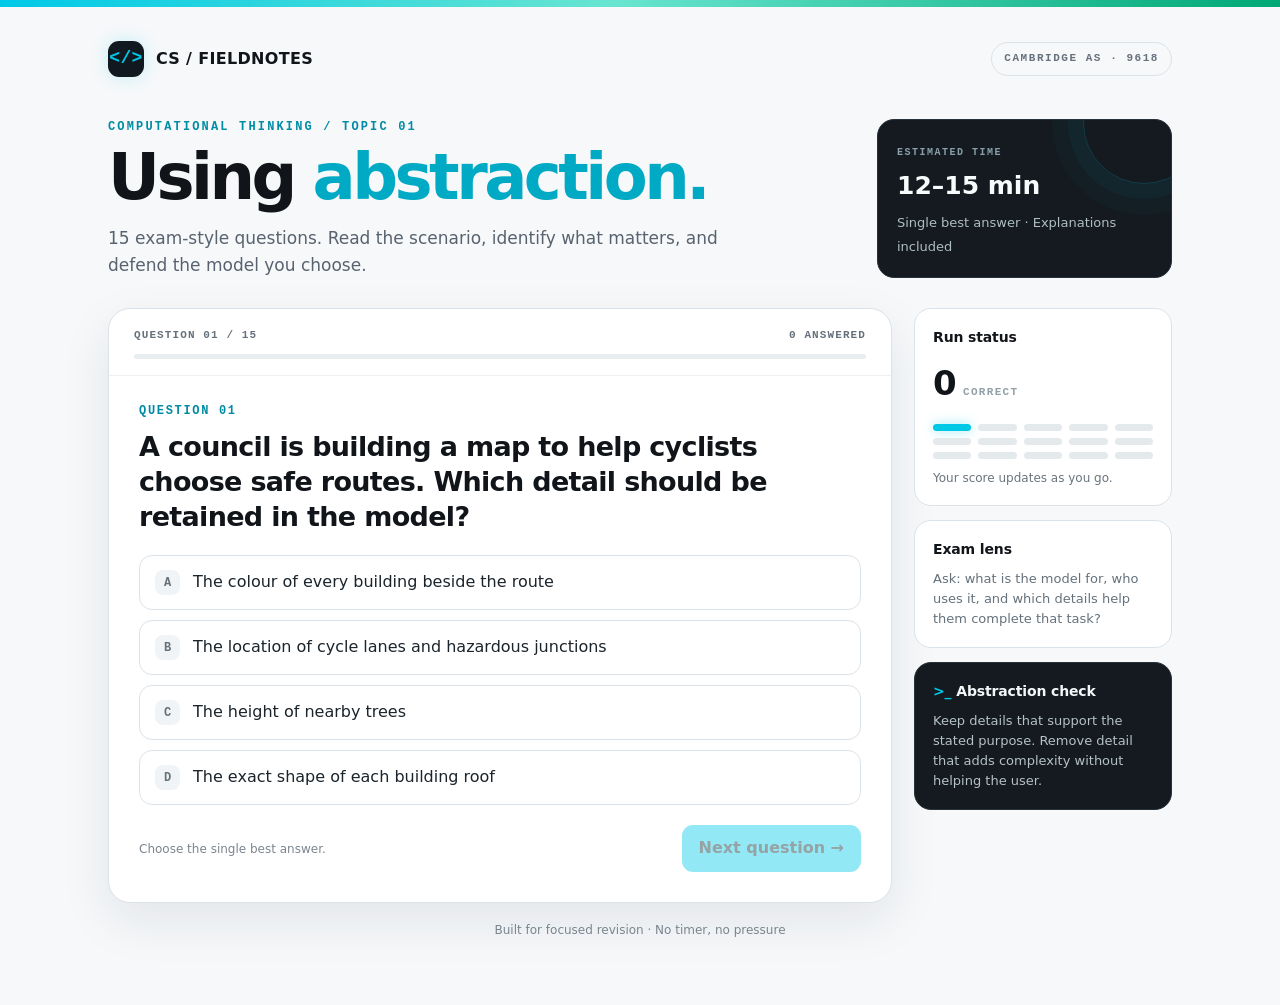
<file: index.html>
<!doctype html>
<html lang="en">
<head>
<meta charset="utf-8"><meta name="viewport" content="width=device-width,initial-scale=1">
<title>Abstraction // AS Level CS Quiz</title>
<style>
:root{--ink:#11151a;--paper:#f6f8fa;--card:#fff;--muted:#68727e;--line:#dce3e8;--cyan:#00c9e8;--green:#00a875;--red:#ed4b5b;--shadow:0 18px 50px #14233216}*{box-sizing:border-box}body{margin:0;background:var(--paper);color:var(--ink);font:16px/1.55 Inter,ui-sans-serif,system-ui,-apple-system,"Segoe UI",sans-serif}button{font:inherit}.top{height:7px;background:linear-gradient(90deg,var(--cyan),#68e5d0 48%,var(--green))}.shell{max-width:1120px;margin:auto;padding:34px 28px 64px}.nav{display:flex;align-items:center;justify-content:space-between;margin-bottom:42px}.brand{display:flex;align-items:center;gap:12px;font-weight:800;letter-spacing:.02em}.logo{width:36px;height:36px;border-radius:11px;background:#111820;color:var(--cyan);display:grid;place-items:center;font-family:monospace;font-size:18px;box-shadow:0 0 18px #00c9e833}.navtag{font:700 11px/1.2 ui-monospace,monospace;letter-spacing:.14em;color:#66717c;border:1px solid var(--line);border-radius:999px;padding:9px 12px;text-transform:uppercase}.hero{display:grid;grid-template-columns:1fr 295px;gap:28px;align-items:end;margin-bottom:30px}.eyebrow{font:700 12px ui-monospace,monospace;letter-spacing:.18em;color:#008ca4;text-transform:uppercase}.hero h1{font-size:clamp(38px,6vw,64px);line-height:.99;letter-spacing:-.055em;margin:12px 0 16px;max-width:740px}.hero h1 span{color:#00a9c4}.hero p{margin:0;color:#58636f;max-width:650px;font-size:17px}.meta{background:#141a20;color:#f8fbfc;border:1px solid #27323c;border-radius:17px;padding:18px 19px;position:relative;overflow:hidden}.meta:after{content:"";position:absolute;width:120px;height:120px;border:1px solid #00c9e833;border-radius:50%;right:-34px;top:-58px;box-shadow:0 0 0 15px #00c9e80b,0 0 0 31px #00c9e806}.meta small{color:#89a0aa;font:700 10px ui-monospace,monospace;letter-spacing:.15em}.meta strong{display:block;font-size:25px;margin:4px 0}.meta span{color:#afbec5;font-size:13px}.quiz-layout{display:grid;grid-template-columns:minmax(0,1fr) 258px;gap:22px;align-items:start}.quiz{background:var(--card);border:1px solid var(--line);border-radius:22px;box-shadow:var(--shadow);overflow:hidden}.quiz-head{padding:20px 25px 16px;border-bottom:1px solid #edf0f2}.progress-row{display:flex;justify-content:space-between;color:#66717c;font:700 11px ui-monospace,monospace;letter-spacing:.1em;text-transform:uppercase}.progress{height:5px;background:#e8eef0;border-radius:9px;margin-top:13px;overflow:hidden}.bar{height:100%;width:0;background:linear-gradient(90deg,var(--cyan),var(--green));border-radius:9px;transition:width .35s ease}.qbody{padding:28px 30px 30px}.qnum{color:#008ba3;font:700 12px ui-monospace,monospace;letter-spacing:.14em;text-transform:uppercase}.question{font-size:clamp(20px,3vw,27px);line-height:1.3;letter-spacing:-.025em;margin:11px 0 21px;font-weight:730}.options{display:grid;gap:10px}.option{width:100%;text-align:left;display:flex;gap:13px;align-items:flex-start;padding:14px 15px;background:#fff;border:1px solid #dce3e8;border-radius:13px;color:#1b242b;cursor:pointer;transition:.18s ease}.option:hover:not(:disabled){border-color:#00aec7;background:#f4fcfd;transform:translateY(-1px)}.option:focus-visible,.btn:focus-visible{outline:3px solid #00c9e877;outline-offset:2px}.letter{flex:none;width:25px;height:25px;border-radius:8px;background:#f0f4f6;display:grid;place-items:center;font:700 12px ui-monospace,monospace;color:#65717a}.option.correct{border-color:#00a875;background:#effbf6}.option.correct .letter{background:#00a875;color:white}.option.wrong{border-color:#ed4b5b;background:#fff4f5}.option.wrong .letter{background:#ed4b5b;color:white}.option:disabled{cursor:default}.feedback{display:none;margin-top:16px;padding:14px 16px;border-radius:12px;font-size:14px}.feedback.show{display:block;animation:rise .22s ease}.feedback.good{background:#edf9f4;border-left:3px solid var(--green);color:#174d3a}.feedback.bad{background:#fff3f4;border-left:3px solid var(--red);color:#67303a}.feedback b{display:block;margin-bottom:3px}.actions{display:flex;justify-content:space-between;align-items:center;margin-top:20px}.hint{font-size:12px;color:#7b858e}.btn{border:0;border-radius:11px;padding:11px 17px;background:#141a20;color:#fff;font-weight:700;cursor:pointer;transition:.18s}.btn:hover{background:#27333c;transform:translateY(-1px)}.btn.primary{background:var(--cyan);color:#07252b}.btn.primary:hover{background:#49def0}.btn:disabled{opacity:.42;cursor:not-allowed;transform:none}.side{display:grid;gap:14px}.side-card{background:#fff;border:1px solid var(--line);border-radius:17px;padding:18px}.side-card.dark{background:#141a20;color:#f3f7f8;border-color:#28343b;position:relative;overflow:hidden}.side-card h3{font-size:14px;margin:0 0 8px;letter-spacing:-.01em}.side-card p{font-size:13px;color:#65717b;margin:0}.dark p{color:#b5c2c8}.scoreline{display:flex;align-items:baseline;gap:8px}.scoreline strong{font-size:34px;letter-spacing:-.05em}.scoreline span{font:700 11px ui-monospace,monospace;color:#91a0a8;text-transform:uppercase;letter-spacing:.12em}.mapdots{display:grid;grid-template-columns:repeat(5,1fr);gap:7px;margin-top:14px}.dot{height:7px;border-radius:8px;background:#e4e9ec}.dot.done{background:var(--green)}.dot.current{background:var(--cyan);box-shadow:0 0 12px #00c9e866}.tip{font-size:12px;color:#69747d;margin-top:10px}.footer{margin-top:18px;text-align:center;color:#7a858d;font-size:12px}.result{padding:42px 32px;text-align:center}.result-icon{width:60px;height:60px;border-radius:20px;margin:0 auto 16px;display:grid;place-items:center;background:#e8faf4;color:#00895f;font-size:26px}.result h2{font-size:36px;letter-spacing:-.05em;margin:0 0 8px}.result p{color:#63707a;max-width:500px;margin:0 auto 20px}.result-score{font-size:50px;font-weight:850;letter-spacing:-.06em}.result-score span{font-size:18px;color:#8b969e;letter-spacing:0}.review{margin:24px auto 0;max-width:600px;text-align:left;border-top:1px solid var(--line);padding-top:17px}.review summary{cursor:pointer;font-weight:700}.review li{margin:8px 0;color:#5b6670;font-size:14px}@keyframes rise{from{opacity:0;transform:translateY(5px)}to{opacity:1;transform:translateY(0)}}@media(max-width:820px){.hero{grid-template-columns:1fr}.meta{max-width:none}.quiz-layout{grid-template-columns:1fr}.side{grid-template-columns:1fr 1fr}.side-card.dark{grid-column:1/-1}}@media(max-width:560px){.shell{padding:23px 15px 40px}.nav{margin-bottom:30px}.navtag{font-size:9px}.hero{gap:18px;margin-bottom:20px}.hero p{font-size:15px}.qbody{padding:23px 18px}.quiz-head{padding:17px 19px 14px}.question{font-size:21px}.side{grid-template-columns:1fr}.side-card.dark{grid-column:auto}.actions{gap:12px}.hint{max-width:130px}.result{padding:34px 20px}}
</style></head>
<body><div class="top"></div><main class="shell">
<header class="nav"><div class="brand"><div class="logo">&lt;/&gt;</div><span>CS / FIELDNOTES</span></div><div class="navtag">Cambridge AS · 9618</div></header>
<section class="hero"><div><div class="eyebrow">Computational thinking / Topic 01</div><h1>Using <span>abstraction.</span></h1><p>15 exam-style questions. Read the scenario, identify what matters, and defend the model you choose.</p></div><div class="meta"><small>ESTIMATED TIME</small><strong>12–15 min</strong><span>Single best answer · Explanations included</span></div></section>
<div class="quiz-layout"><section class="quiz" id="quiz"><div class="quiz-head"><div class="progress-row"><span id="progressLabel">Question 01 / 15</span><span id="answeredLabel">0 answered</span></div><div class="progress"><div class="bar" id="bar"></div></div></div><div class="qbody" id="qbody"></div></section>
<aside class="side"><div class="side-card"><h3>Run status</h3><div class="scoreline"><strong id="score">0</strong><span>correct</span></div><div class="mapdots" id="dots"></div><div class="tip">Your score updates as you go.</div></div><div class="side-card"><h3>Exam lens</h3><p>Ask: what is the model for, who uses it, and which details help them complete that task?</p></div><div class="side-card dark"><h3><span style="color:#00c9e8">&gt;_</span> Abstraction check</h3><p>Keep details that support the stated purpose. Remove detail that adds complexity without helping the user.</p></div></aside></div>
<div class="footer">Built for focused revision · No timer, no pressure</div></main>
<script>
const qs=[
{q:"A council is building a map to help cyclists choose safe routes. Which detail should be retained in the model?",a:["The colour of every building beside the route","The location of cycle lanes and hazardous junctions","The height of nearby trees","The exact shape of each building roof"],c:1,e:"Cycle lanes and hazardous junctions directly support the map’s stated purpose: helping cyclists choose safe routes. The other details do not help with that decision."},
{q:"A student starts modelling a system before deciding what the model is meant to help its users do. What is the main risk?",a:["The model may include or omit details without a sound basis","The program must use too little memory","The user requirements will already be complete","The model will automatically become a simulation"],c:0,e:"The purpose is the first stage. Without it, there is no reliable criterion for deciding which details are relevant or extraneous."},
{q:"A rail map is designed for passengers to find step-free routes. Which set of details is most appropriate?",a:["Track geometry, soil type and nearby roads","Station names, rail connections and step-free access","Train paint colours and platform tile patterns","Every building visible from each station"],c:1,e:"Station names and connections support route finding; step-free access matches the specific users’ need. Track geometry and decorative details are unnecessary for this purpose."},
{q:"A road map uses scaled-down roads and omits terrain detail. Which statement best explains this abstraction?",a:["It reproduces every physical feature at a smaller size","It keeps information needed to plan a journey and removes irrelevant detail","It is a complete copy of satellite imagery","It stores less data because roads are less important than terrain"],c:1,e:"The map is a simplified model built for journey planning. It retains useful route information and omits terrain features that do not help the driver."},
{q:"A team uses interviews, observation and an existing timetable when designing a new timetable model. These are examples of what?",a:["Sources of information used to build the model","Extraneous characteristics to be deleted","Outputs of the completed program","Benefits gained after implementation"],c:0,e:"After identifying purpose, appropriate sources are gathered. User views, observation and evidence from existing models can inform what the model should include."},
{q:"A client asks for a simple booking program. Developers add animated backgrounds and social sharing, delaying delivery. Which benefit of abstraction was most directly missed?",a:["Reduced development time by excluding unnecessary features","Increased realism by including more characteristics","Higher memory use for a richer model","Improved accuracy through extra interface effects"],c:0,e:"Unnecessary features increase development work. Limiting the program to what meets the requirements can shorten development and deliver it sooner."},
{q:"Two models use the same geographic area. One is a road map; the other is a rail map. Why can both be valid abstractions?",a:["Abstraction requires every model of an area to show the same details","Each model selects details to suit a different purpose","Rail maps are more detailed versions of road maps","A valid model must reproduce the area exactly"],c:1,e:"Abstraction is purpose-specific. Drivers need roads and towns; rail passengers need rail lines and stations. Different selections can both be valid."},
{q:"A developer removes a feature that a customer explicitly needs because it seems uncommon. What is the best assessment?",a:["Correct: uncommon details are always extraneous","Incorrect: relevance depends on the model’s purpose and user requirements","Correct: fewer features always mean greater customer satisfaction","Incorrect: abstraction means retaining every requested feature"],c:1,e:"A detail is not extraneous simply because it is uncommon. It must be judged against the purpose and requirements; necessary user needs should be represented."},
{q:"A journey-planning road map omits the exact width and surface material of each road. When would including those details be justified?",a:["When the purpose changes to helping users assess road accessibility or suitability","Whenever additional data can be collected","When the map needs to look more realistic","Only when the map is printed at full size"],c:0,e:"Abstraction is tied to purpose. Road width or surface may become relevant for accessibility or vehicle suitability, though not for every journey-planning map."},
{q:"A simplified model takes less storage space. Which further consequence is identified as a benefit of a smaller program?",a:["Download times can be shorter","The model becomes accurate for every purpose","Customer requirements no longer need checking","Sources of information are unnecessary"],c:0,e:"A smaller program uses less memory and can be downloaded more quickly. Simplification does not make a model universally accurate or remove the need for requirements."},
{q:"Which sequence best represents the early process of developing an abstraction?",a:["Choose details → identify purpose → collect sources → remove users","Identify purpose → identify information sources → select and present relevant details, removing extraneous ones","Collect all available data → build program → ask users its purpose","Remove details → choose a map type → identify purpose"],c:1,e:"First establish what the model is for. Then identify sources of information, and use what is gathered to choose and present relevant details while removing extraneous ones."},
{q:"A map for a train passenger simplifies rail lines into clear connections. What is the strongest reason for this choice?",a:["The passenger needs a geographically exact picture of every bend","Simplification improves clarity because the passenger needs connections and stations, not a visualisation of the route","Railways have no real-world route","All maps must use straight lines"],c:1,e:"The map’s purpose is to show stations and connections. A simplified representation can make those relationships clearer without showing the exact physical route."},
{q:"Which outcome is least likely to result from removing unnecessary characteristics from a program model?",a:["Less development time","Reduced program size","Shorter download time","More extraneous features for the customer"],c:3,e:"Removing unnecessary characteristics should reduce extraneous features. The other options are stated benefits: faster development, smaller size and shorter downloads."},
{q:"A team has selected relevant data but presents it in a form users cannot interpret. Which part of modelling has been neglected?",a:["Deciding how the selected details should be presented","Identifying whether the model is imaginary","Reducing the model’s storage size","Choosing a programming language first"],c:0,e:"The process includes deciding both which details to include and how to present them. Relevant information is not useful if users cannot interpret it."},
{q:"A probe-routing model predicts a future deep-space journey. Which statement about its situation is correct?",a:["Abstraction applies only to situations that already occur in real life","A model may represent real, imaginary or future situations","Future models cannot use information sources","A model must contain every characteristic of its situation"],c:1,e:"The situation being modelled can be real, imaginary or a future event. Purpose still guides which details are included."}
];
let i=0,score=0,answered=0,locked=false,wrong=[];
const letters=['A','B','C','D'];
function render(){locked=false;let x=qs[i];document.getElementById('progressLabel').textContent=`Question ${String(i+1).padStart(2,'0')} / 15`;document.getElementById('answeredLabel').textContent=`${answered} answered`;document.getElementById('bar').style.width=`${i/15*100}%`;document.getElementById('dots').innerHTML=qs.map((_,n)=>`<div class="dot ${n<i?'done':n===i?'current':''}"></div>`).join('');document.getElementById('score').textContent=score;document.getElementById('qbody').innerHTML=`<div class="qnum">Question ${String(i+1).padStart(2,'0')}</div><div class="question">${x.q}</div><div class="options">${x.a.map((o,n)=>`<button class="option" data-n="${n}"><span class="letter">${letters[n]}</span><span>${o}</span></button>`).join('')}</div><div class="feedback" id="feedback" aria-live="polite"></div><div class="actions"><span class="hint">Choose the single best answer.</span><button class="btn primary" id="next" disabled>${i===14?'See results':'Next question'} →</button></div>`;document.querySelectorAll('.option').forEach(b=>b.addEventListener('click',()=>choose(+b.dataset.n)));document.getElementById('next').addEventListener('click',()=>{if(i<14){i++;render()}else showResult()})}
function choose(n){if(locked)return;locked=true;answered++;let x=qs[i],ok=n===x.c;if(ok)score++;else wrong.push({i,chosen:n});document.querySelectorAll('.option').forEach((b,j)=>{b.disabled=true;if(j===x.c)b.classList.add('correct');if(j===n&&!ok)b.classList.add('wrong')});let f=document.getElementById('feedback');f.className=`feedback show ${ok?'good':'bad'}`;f.innerHTML=`<b>${ok?'Correct — good reasoning.':'Not quite — review the purpose.'}</b>${x.e}`;document.getElementById('next').disabled=false;document.getElementById('score').textContent=score;document.getElementById('answeredLabel').textContent=`${answered} answered`;document.getElementById('dots').children[i].className='dot '+(ok?'done':'');document.getElementById('bar').style.width=`${answered/15*100}%`}
function showResult(){let pct=Math.round(score/15*100),label=pct>=87?'Strong command of abstraction':pct>=67?'Good foundation — sharpen the edge cases':'Keep practising purpose-first thinking';document.getElementById('quiz').innerHTML=`<div class="result"><div class="result-icon">✓</div><div class="qnum">Quiz complete</div><h2>${label}</h2><div class="result-score">${score}<span> / 15</span></div><p>${pct>=87?'You consistently matched details to purpose and user needs.':pct>=67?'You have the main idea. Revisit the questions where a detail became relevant only after the purpose changed.':'Use the purpose as your filter: it determines which details belong in the model.'}</p><button class="btn primary" onclick="restart()">Try again ↻</button>${wrong.length?`<details class="review"><summary>Review ${wrong.length} missed question${wrong.length===1?'':'s'}</summary><ol>${wrong.map(w=>`<li><b>Q${w.i+1}:</b> ${qs[w.i].e}</li>`).join('')}</ol></details>`:'<div class="tip">Perfect run. Nice work.</div>'}</div>`;document.getElementById('bar').style.width='100%'}
function restart(){i=0;score=0;answered=0;wrong=[];document.getElementById('quiz').innerHTML='<div class="quiz-head"><div class="progress-row"><span id="progressLabel"></span><span id="answeredLabel"></span></div><div class="progress"><div class="bar" id="bar"></div></div></div><div class="qbody" id="qbody"></div>';render()}
render();
</script></body></html>
</file>
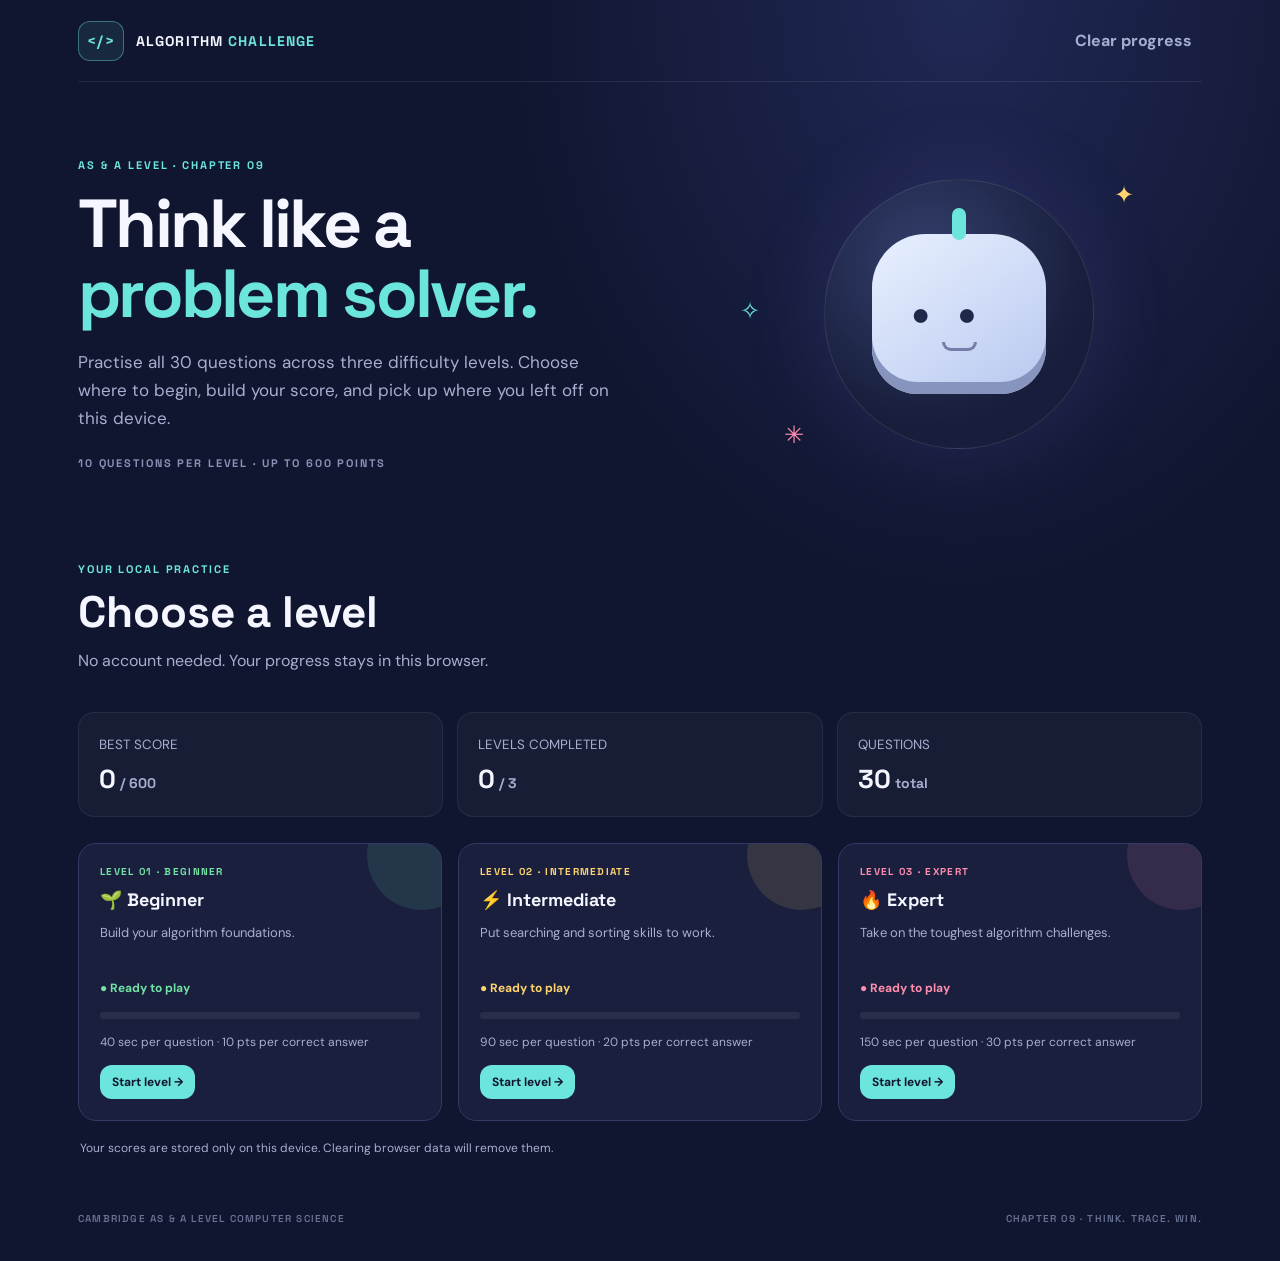
<file: chapter9/index.html>
<!doctype html>
<html lang="en">
<head>
  <meta charset="utf-8"><meta name="viewport" content="width=device-width, initial-scale=1">
  <meta name="theme-color" content="#10162f"><meta name="description" content="A friendly competitive Computer Science quiz for Cambridge AS & A Level students.">
  <title>Algorithm Challenge — Chapter 9</title>
  <link rel="preconnect" href="https://fonts.googleapis.com"><link rel="preconnect" href="https://fonts.gstatic.com" crossorigin>
  <link href="https://fonts.googleapis.com/css2?family=DM+Sans:wght@400;500;600;700&family=Space+Grotesk:wght@500;600;700&display=swap" rel="stylesheet">
  <link rel="stylesheet" href="css/styles.css">
  <script defer src="data/questions.js"></script><script defer src="data/answers.js"></script><script defer src="js/app.js"></script>
</head>
<body>
  <div class="shell">
    <header class="topbar"><a class="brand" href="#home" aria-label="Algorithm Challenge home"><span class="brand-mark">&lt;/&gt;</span><span>ALGORITHM <b>CHALLENGE</b></span></a><div id="header-actions"></div></header>
    <main id="app" tabindex="-1" aria-live="polite"></main>
    <footer><span>CAMBRIDGE AS &amp; A LEVEL COMPUTER SCIENCE</span><span>CHAPTER 09 · THINK. TRACE. WIN.</span></footer>
  </div>
  <div id="toast" role="status" class="toast" aria-live="polite"></div>
</body>
</html>
</file>
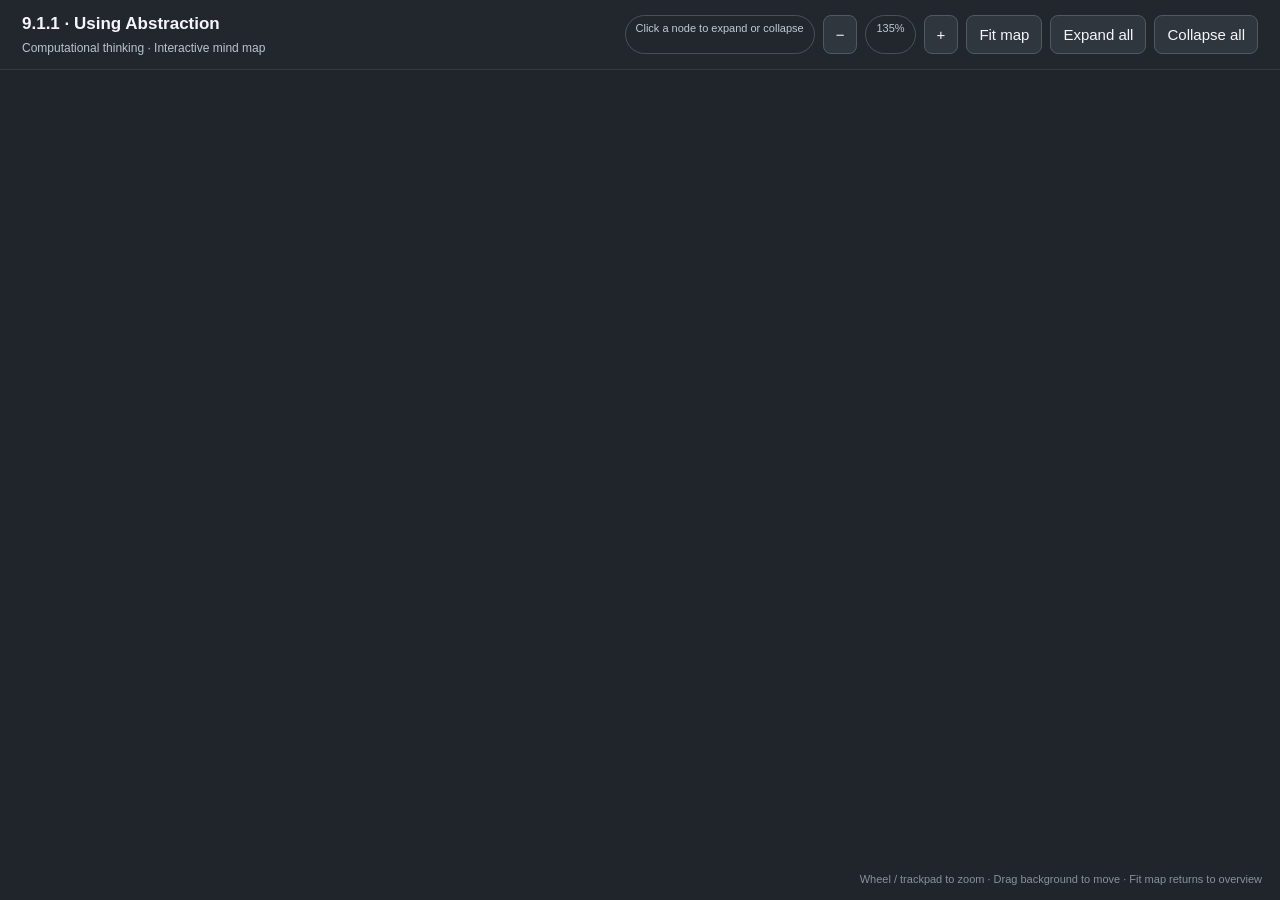
<file: abstraction-mind-map.html>
<!doctype html>
<html lang="en"><head><meta charset="utf-8"><meta name="viewport" content="width=device-width,initial-scale=1"><title>Using Abstraction — Interactive Mind Map</title><style>
:root{color-scheme:dark;--bg:#20252b;--node:#414a53;--root:#505267;--detail:#30423e;--line:#a6b1ff;--text:#f4f6fb;--muted:#bac3ce}*{box-sizing:border-box}body{margin:0;background:var(--bg);font:15px/1.45 Inter,Segoe UI,Arial,sans-serif;color:var(--text);overflow:hidden}header{height:70px;display:flex;align-items:center;justify-content:space-between;padding:0 22px;border-bottom:1px solid #343a40;background:#22272d;position:relative;z-index:2}h1{font-size:17px;margin:0;font-weight:650}header p{font-size:12px;color:var(--muted);margin:3px 0 0}.controls{display:flex;gap:8px}button{font:inherit;color:var(--text);border:1px solid #505963;background:#30363d;border-radius:8px;padding:8px 12px;cursor:pointer}button:hover{background:#414953}.canvas{height:calc(100vh - 70px);overflow:hidden;position:relative;touch-action:none;cursor:grab}.canvas.dragging{cursor:grabbing}.map{width:max-content;min-width:100%;min-height:100%;height:max-content;position:absolute;left:0;top:0;display:flex;align-items:center;padding:30px 70px;transform-origin:0 0;will-change:transform}.tree{position:relative;display:flex;align-items:center;gap:28px}.children{display:flex;flex-direction:column;gap:16px;position:relative}.branch{display:flex;align-items:center;gap:16px;position:relative}.node{position:relative;border:0;border-radius:9px;padding:13px 17px;white-space:normal;text-align:left;box-shadow:0 3px 12px #1113;max-width:320px;min-width:210px;transition:transform .2s,filter .2s,opacity .25s;animation:arrive .42s both}.node:hover{filter:brightness(1.12);transform:translateY(-1px)}.root{background:var(--root);min-width:360px;max-width:360px;font-size:18px}.topic{background:var(--node);font-size:16px;min-width:250px;max-width:250px}.detail{background:var(--detail);font-size:14px;min-width:340px;max-width:480px}.detail strong{color:#dce2ff}.toggle{width:25px;height:25px;min-width:25px;border-radius:50%;padding:0;display:grid;place-items:center;font-weight:700;background:#414b55;border:0}.toggle:hover{background:#5c6671}.hidden{display:none!important}.lines{position:absolute;inset:0;width:100%;height:100%;pointer-events:none;overflow:visible}.lines path{fill:none;stroke:var(--line);stroke-width:1.7;opacity:.82;stroke-linecap:round}.hint{position:fixed;bottom:12px;right:18px;color:#87919c;font-size:11px;z-index:2}.pill{border:1px solid #48515b;border-radius:20px;padding:5px 10px;color:#c0c9d2;font-size:11px}@keyframes arrive{from{opacity:0;transform:translateX(-8px)}to{opacity:1;transform:translateX(0)}}@media(max-width:700px){header{height:54px;min-height:54px;padding:8px 14px;align-items:center}.controls,header p,.hint{display:none!important}.map{padding:24px 16px;min-height:650px}.root{min-width:280px;max-width:280px}.topic{min-width:220px;max-width:220px}}
</style></head><body><header><div><h1>9.1.1 · Using Abstraction</h1><p>Computational thinking · Interactive mind map</p></div><div class="controls"><span class="pill">Click a node to expand or collapse</span><button id="zoomOut" title="Zoom out">−</button><span class="pill" id="zoomLabel">100%</span><button id="zoomIn" title="Zoom in">+</button><button id="fit">Fit map</button><button id="expand">Expand all</button><button id="collapse">Collapse all</button></div></header><main class="canvas" id="viewport"><div class="map" id="map"><svg class="lines" id="lines" aria-hidden="true"></svg><div class="tree" id="tree"></div></div></main><div class="hint">Wheel / trackpad to zoom · Drag background to move · Fit map returns to overview</div>
<script>
const data={title:'Using Abstraction in Computational Thinking',children:[{title:'Definition and Core Concepts',children:[{title:'Core principle',text:'Extract information that is essential and ignore irrelevant details.'},{title:'Purpose',text:'Build clear, simplified models suited to a specific problem.'},{title:'Everyday examples',text:'Maps, calendars and timetables use abstraction.'},{title:'Computational thinking',text:'Abstraction helps computer scientists model complex problems clearly.'}]},{title:'Benefits of Abstraction',children:[{title:'Faster development',text:'Less time is needed to develop the program, so it can reach the customer sooner.'},{title:'Smaller programs',text:'Programs use less memory and take less time to download.'},{title:'Greater satisfaction',text:'The solution meets customer requirements without unnecessary features.'}]},{title:'Stages of Abstraction',children:[{title:'1 · Identify the purpose',text:'Decide what the model is for. The situation may be real, imaginary or a future event.'},{title:'2 · Find information sources',text:'Gather observations, views from potential users and evidence from existing models.'},{title:'3 · Select relevant details',text:'Choose what to include and how to present it; remove details that are extraneous.'}]},{title:'Practical Modeling Examples',children:[{title:'Road map',text:'For journey planning, show roads, road numbers and towns. Leave out terrain detail that does not help the driver. Roads are scaled down to make the route easy to visualise.'},{title:'Satellite view',text:'Shows much more terrain information. That detail can be unnecessary when the goal is simply to plan a drive.'},{title:'Rail map',text:'Show rail lines and stations, and possibly wheelchair accessibility. Simplify the lines for clarity because passengers do not need to visualise the route.'},{title:'One situation, different models',text:'A model changes with its purpose: a road map supports route planning, while a rail map helps passengers navigate stations and services.'}]}]};let serial=0;
function makeNode(item,level){level=level||0;let id='n'+serial++,wrap=document.createElement('div');wrap.className='branch';let box=document.createElement('div');box.className='node '+(level===0?'root':level===1?'topic':'detail');if(level===2)box.innerHTML='<strong>'+item.title+': </strong>'+item.text;else box.textContent=item.title;wrap.append(box);if(item.children&&item.children.length){let btn=document.createElement('button');btn.className='toggle';btn.textContent='›';btn.setAttribute('aria-expanded','false');wrap.append(btn);let group=document.createElement('div');group.className='children hidden';item.children.forEach(c=>group.append(makeNode(c,level+1)));wrap.append(group);function toggle(){let open=group.classList.contains('hidden');group.classList.toggle('hidden',!open);btn.textContent=open?'‹':'›';btn.setAttribute('aria-expanded',String(open));requestAnimationFrame(draw)}btn.onclick=toggle;box.style.cursor='pointer';box.onclick=toggle}return wrap}
function draw(){let svg=document.getElementById('lines'),map=document.getElementById('map'),r=map.getBoundingClientRect();svg.setAttribute('viewBox','0 0 '+map.clientWidth+' '+map.clientHeight);svg.innerHTML='';document.querySelectorAll('.branch').forEach(parent=>{let group=parent.querySelector(':scope > .children');if(!group||group.classList.contains('hidden'))return;let a=parent.querySelector(':scope > .node').getBoundingClientRect();group.querySelectorAll(':scope > .branch').forEach(child=>{let b=child.querySelector(':scope > .node').getBoundingClientRect(),x1=(a.right-r.left)/zoom,y1=(a.top+a.height/2-r.top)/zoom,x2=(b.left-r.left)/zoom,y2=(b.top+b.height/2-r.top)/zoom,mid=(x1+x2)/2,p=document.createElementNS('http://www.w3.org/2000/svg','path');p.setAttribute('d','M '+x1+' '+y1+' C '+mid+' '+y1+', '+mid+' '+y2+', '+x2+' '+y2);svg.append(p)})})}
document.getElementById('tree').append(makeNode(data));let zoom=1,panX=30,panY=24,canvas=document.getElementById('viewport'),mapEl=document.getElementById('map');function applyView(){mapEl.style.transform='translate3d('+panX+'px,'+panY+'px,0) scale('+zoom+')';document.getElementById('zoomLabel').textContent=Math.round(zoom*100)+'%'}function zoomAt(next,cx,cy){next=Math.max(.3,Math.min(2.5,next));let r=canvas.getBoundingClientRect(),x=cx-r.left,y=cy-r.top,k=next/zoom;panX=x-(x-panX)*k;panY=y-(y-panY)*k;zoom=next;applyView()}canvas.addEventListener('wheel',e=>{e.preventDefault();zoomAt(zoom*Math.exp(-e.deltaY*.004),e.clientX,e.clientY)},{passive:false});document.getElementById('zoomIn').onclick=()=>{let r=canvas.getBoundingClientRect();zoomAt(zoom*1.25,r.left+r.width/2,r.top+r.height/2)};document.getElementById('zoomOut').onclick=()=>{let r=canvas.getBoundingClientRect();zoomAt(zoom/1.25,r.left+r.width/2,r.top+r.height/2)};document.getElementById('fit').onclick=()=>{let c=canvas.getBoundingClientRect(),t=document.getElementById('tree').getBoundingClientRect(),base=zoom||1,w=t.width/base,h=t.height/base;zoom=Math.min(1.35,(c.width-56)/w,(c.height-56)/h);panX=(c.width-w*zoom)/2;panY=(c.height-h*zoom)/2;applyView()};let drag=null,touches=new Map(),lastGesture=0;canvas.addEventListener('pointerdown',e=>{if(e.pointerType==='mouse'){if(e.target.closest('.node,button'))return;drag={id:e.pointerId,x:e.clientX,y:e.clientY,px:panX,py:panY};canvas.classList.add('dragging')}else if(e.pointerType==='touch'){touches.set(e.pointerId,{x:e.clientX,y:e.clientY});if(touches.size===1&&!e.target.closest('.node,button'))drag={id:e.pointerId,x:e.clientX,y:e.clientY,px:panX,py:panY};if(touches.size===2){drag=null;lastGesture=Date.now()+700}}canvas.setPointerCapture(e.pointerId)});canvas.addEventListener('pointermove',e=>{if(e.pointerType==='touch'&&touches.has(e.pointerId)){touches.set(e.pointerId,{x:e.clientX,y:e.clientY});if(touches.size>=2){let pts=Array.from(touches.values()),dx=pts[0].x-pts[1].x,dy=pts[0].y-pts[1].y,dist=Math.hypot(dx,dy),cx=(pts[0].x+pts[1].x)/2,cy=(pts[0].y+pts[1].y)/2;if(window.lastPinchDistance)zoomAt(zoom*dist/window.lastPinchDistance,cx,cy);window.lastPinchDistance=dist;lastGesture=Date.now()+700;return}}if(drag&&drag.id===e.pointerId){panX=drag.px+e.clientX-drag.x;panY=drag.py+e.clientY-drag.y;applyView()}});function endDrag(e){if(touches.has(e.pointerId)){touches.delete(e.pointerId);window.lastPinchDistance=0;if(touches.size)lastGesture=Date.now()+700}if(drag&&drag.id===e.pointerId)drag=null;if(!drag)canvas.classList.remove('dragging')}canvas.addEventListener('pointerup',endDrag);canvas.addEventListener('pointercancel',endDrag);canvas.addEventListener('click',e=>{if(Date.now()<lastGesture){e.preventDefault();e.stopPropagation()}},true);document.getElementById('expand').onclick=()=>{document.querySelectorAll('.branch > .children').forEach(g=>{g.classList.remove('hidden');let b=g.parentElement.querySelector(':scope > .toggle');b.textContent='‹';b.setAttribute('aria-expanded','true')});requestAnimationFrame(draw)};document.getElementById('collapse').onclick=()=>{document.querySelectorAll('.branch > .children').forEach(g=>{g.classList.add('hidden');let b=g.parentElement.querySelector(':scope > .toggle');b.textContent='›';b.setAttribute('aria-expanded','false')});requestAnimationFrame(draw)};window.addEventListener('resize',()=>{document.getElementById('fit').click();draw()});requestAnimationFrame(()=>{applyView();document.getElementById('fit').click()});
</script></body></html>
</file>
<file: chapter9/css/styles.css>
:root{--bg:#10162f;--panel:#191f3d;--panel2:#202749;--line:#323b64;--text:#f5f6ff;--muted:#a7afd0;--cyan:#6ce5dc;--purple:#a890ff;--yellow:#ffd36e;--pink:#ff8eae;--green:#72e2a5;--red:#ff7e83}*{box-sizing:border-box}body{margin:0;background:radial-gradient(ellipse at 75% 0%,#202855 0,transparent 34%),var(--bg);color:var(--text);font-family:'DM Sans',sans-serif;min-height:100vh}button,input{font:inherit}button,a{touch-action:manipulation}.shell{max-width:1180px;margin:auto;padding:0 28px}.topbar{height:82px;display:flex;align-items:center;justify-content:space-between;border-bottom:1px solid #ffffff14}.brand{display:flex;gap:12px;align-items:center;color:var(--text);font:700 14px 'Space Grotesk';letter-spacing:.08em;text-decoration:none}.brand b{color:var(--cyan)}.brand-mark{display:grid;place-items:center;background:#6ce5dc18;border:1px solid #6ce5dc66;border-radius:12px;color:var(--cyan);height:40px;width:46px;font-size:15px}footer{display:flex;justify-content:space-between;color:#687294;font:600 10px 'Space Grotesk';letter-spacing:.12em;padding:36px 0}main{min-height:calc(100vh - 170px)}.hero{padding:72px 0 42px;display:grid;grid-template-columns:1.1fr .9fr;gap:44px;align-items:center}.eyebrow{color:var(--cyan);font:700 11px 'Space Grotesk';letter-spacing:.17em;text-transform:uppercase}.hero h1{font:700 clamp(38px,6vw,68px)/1.04 'Space Grotesk';margin:17px 0 18px;letter-spacing:-.04em}.hero h1 em{color:var(--cyan);font-style:normal}.lead{color:var(--muted);font-size:17px;line-height:1.65;max-width:540px}.hero-actions{display:flex;gap:12px;margin-top:28px;flex-wrap:wrap}.mascot-wrap{position:relative;display:grid;place-items:center;min-height:320px}.orb{width:270px;height:270px;border-radius:50%;background:radial-gradient(circle at 38% 30%,#34406d,#171d3a 66%);border:1px solid #ffffff1a;display:grid;place-items:center;box-shadow:0 0 90px #9a82ff22}.bot{width:174px;height:160px;background:linear-gradient(145deg,#e8f1ff,#b9c7ef);border-radius:54px 54px 46px 46px;box-shadow:inset 0 -12px 0 #8794bd;position:relative}.bot:before{content:'';position:absolute;width:14px;height:32px;top:-26px;left:80px;border-radius:12px;background:var(--cyan)}.bot:after{content:'●  ●';position:absolute;top:59px;left:39px;color:#202749;font-size:32px;letter-spacing:10px}.bot-mouth{position:absolute;z-index:1;top:108px;left:70px;width:35px;height:9px;border-radius:0 0 20px 20px;border:3px solid #737fa8;border-top:0}.spark{position:absolute;color:var(--yellow);font-size:24px}.s1{top:25px;right:14%}.s2{bottom:24px;left:14%;color:var(--pink)}.s3{top:44%;left:5%;color:var(--cyan)}.card,.panel{background:linear-gradient(145deg,#1b2243,#171d38);border:1px solid var(--line);border-radius:22px;padding:28px;box-shadow:0 18px 50px #05091744}.auth-card{max-width:500px;margin:55px auto}.auth-card h2,.panel h2{font:700 26px 'Space Grotesk';margin:8px 0}.muted{color:var(--muted);line-height:1.6}.tabs{display:flex;background:#111730;padding:4px;border-radius:12px;margin:22px 0}.tabs button{flex:1;border:0;background:transparent;color:var(--muted);padding:11px;border-radius:9px;cursor:pointer}.tabs button.active{background:#30395f;color:white}.field{display:grid;gap:8px;margin:15px 0;color:#dce1fb;font-size:13px;font-weight:600}.field input{width:100%;border:1px solid #3b456c;background:#10162f;color:white;padding:14px;border-radius:11px;outline:none}.field input:focus{border-color:var(--cyan);box-shadow:0 0 0 3px #6ce5dc22}.btn{border:0;border-radius:12px;padding:13px 18px;font-weight:700;cursor:pointer;transition:transform .15s,filter .15s}.btn:hover{transform:translateY(-2px);filter:brightness(1.07)}.btn:focus-visible,.option:focus-visible{outline:3px solid white;outline-offset:3px}.primary{background:var(--cyan);color:#10162f}.secondary{background:#ffffff0a;color:white;border:1px solid #ffffff22}.small{font-size:12px;padding:9px 12px}.full{width:100%;margin-top:10px}.notice{border-left:3px solid var(--yellow);padding:11px 13px;background:#ffd36e12;color:#d5d9ee;font-size:12px;line-height:1.6;border-radius:0 8px 8px 0;margin-top:15px}.dashboard-head{padding:46px 0 26px;display:flex;justify-content:space-between;align-items:end;gap:18px}.dashboard-head h1{font:700 clamp(30px,4vw,44px) 'Space Grotesk';margin:8px 0}.stats{display:grid;grid-template-columns:repeat(3,1fr);gap:14px;margin:12px 0 26px}.stat{padding:20px;border-radius:16px;background:#ffffff08;border:1px solid #ffffff12}.stat small{color:var(--muted)}.stat strong{display:block;font:700 26px 'Space Grotesk';margin-top:8px}.levels{display:grid;grid-template-columns:repeat(3,1fr);gap:16px}.level{padding:21px;border-radius:18px;background:var(--panel);border:1px solid var(--line);position:relative;overflow:hidden}.level:after{content:'';position:absolute;width:110px;height:110px;right:-36px;top:-44px;border-radius:50%;background:var(--accent);opacity:.12}.level[data-l="1"]{--accent:var(--green)}.level[data-l="2"]{--accent:var(--yellow)}.level[data-l="3"]{--accent:var(--pink)}.level h3{font:700 18px 'Space Grotesk';margin:10px 0 5px}.level .tag{color:var(--accent);font:700 10px 'Space Grotesk';letter-spacing:.13em}.level p{color:var(--muted);font-size:13px;min-height:40px}.level-status{color:var(--accent);font-weight:700;font-size:12px;margin:16px 0}.progress{height:7px;border-radius:10px;background:#ffffff12;overflow:hidden;margin:14px 0}.progress span{height:100%;display:block;background:var(--cyan);border-radius:10px}.dash-actions{display:flex;gap:10px;margin-top:22px;flex-wrap:wrap}.quiz-top{display:flex;justify-content:space-between;align-items:center;padding:30px 0 18px}.timer{font:700 23px 'Space Grotesk';color:var(--cyan)}.timer.urgent{color:var(--red)}.question-card{max-width:820px;margin:10px auto 40px}.question-title{font:600 clamp(20px,3vw,28px)/1.35 'Space Grotesk';white-space:pre-wrap;margin:13px 0 23px}.option-list{display:grid;gap:10px}.option{display:flex;align-items:center;text-align:left;gap:13px;padding:14px;border:1px solid #3b456c;background:#111730;color:var(--text);border-radius:13px;cursor:pointer;line-height:1.5}.option:hover,.option.selected{border-color:var(--cyan);background:#6ce5dc14}.letter{display:grid;place-items:center;flex:none;width:32px;height:32px;border-radius:9px;background:#ffffff12;color:var(--cyan);font-weight:700}.question-card .btn{margin-top:18px}.feedback{padding:13px;border-radius:12px;margin-top:14px;line-height:1.5}.feedback.good{background:#72e2a51a;color:var(--green)}.feedback.bad{background:#ff7e831a;color:#ffabb0}.leaderboard{margin:40px 0}.table-wrap{overflow:auto}table{width:100%;border-collapse:collapse;margin-top:18px;min-width:520px}td,th{text-align:left;padding:13px;border-bottom:1px solid #ffffff12}th{color:var(--muted);font-size:11px;text-transform:uppercase;letter-spacing:.09em}.empty{text-align:center;padding:36px;color:var(--muted)}.toast{position:fixed;bottom:24px;left:50%;transform:translate(-50%,20px);opacity:0;pointer-events:none;background:#f5f6ff;color:#10162f;padding:12px 18px;border-radius:12px;font-weight:600;transition:.2s;z-index:10}.toast.show{opacity:1;transform:translate(-50%,0)}.completion{text-align:center;max-width:720px;margin:55px auto}.trophy{font-size:62px}.completion h1{font:700 clamp(34px,5vw,54px) 'Space Grotesk'}.id-box{font:700 34px 'Space Grotesk';letter-spacing:.13em;color:var(--cyan);margin:18px}.header-button{background:none;border:0;color:var(--muted);cursor:pointer;font-weight:700;padding:10px}@media(max-width:760px){.shell{padding:0 17px}.hero{grid-template-columns:1fr;padding-top:48px;gap:5px}.mascot-wrap{min-height:220px}.orb{width:205px;height:205px}.bot{transform:scale(.76)}.levels{grid-template-columns:1fr}.stats{grid-template-columns:1fr 1fr}.dashboard-head{align-items:start;flex-direction:column}.quiz-top{align-items:start}.card,.panel{padding:21px}.hero h1{font-size:44px}footer{font-size:8px;gap:10px}.hero .lead{font-size:15px}}@media(prefers-reduced-motion:reduce){*,*::before,*::after{scroll-behavior:auto!important;transition:none!important;animation:none!important}}
</file>
